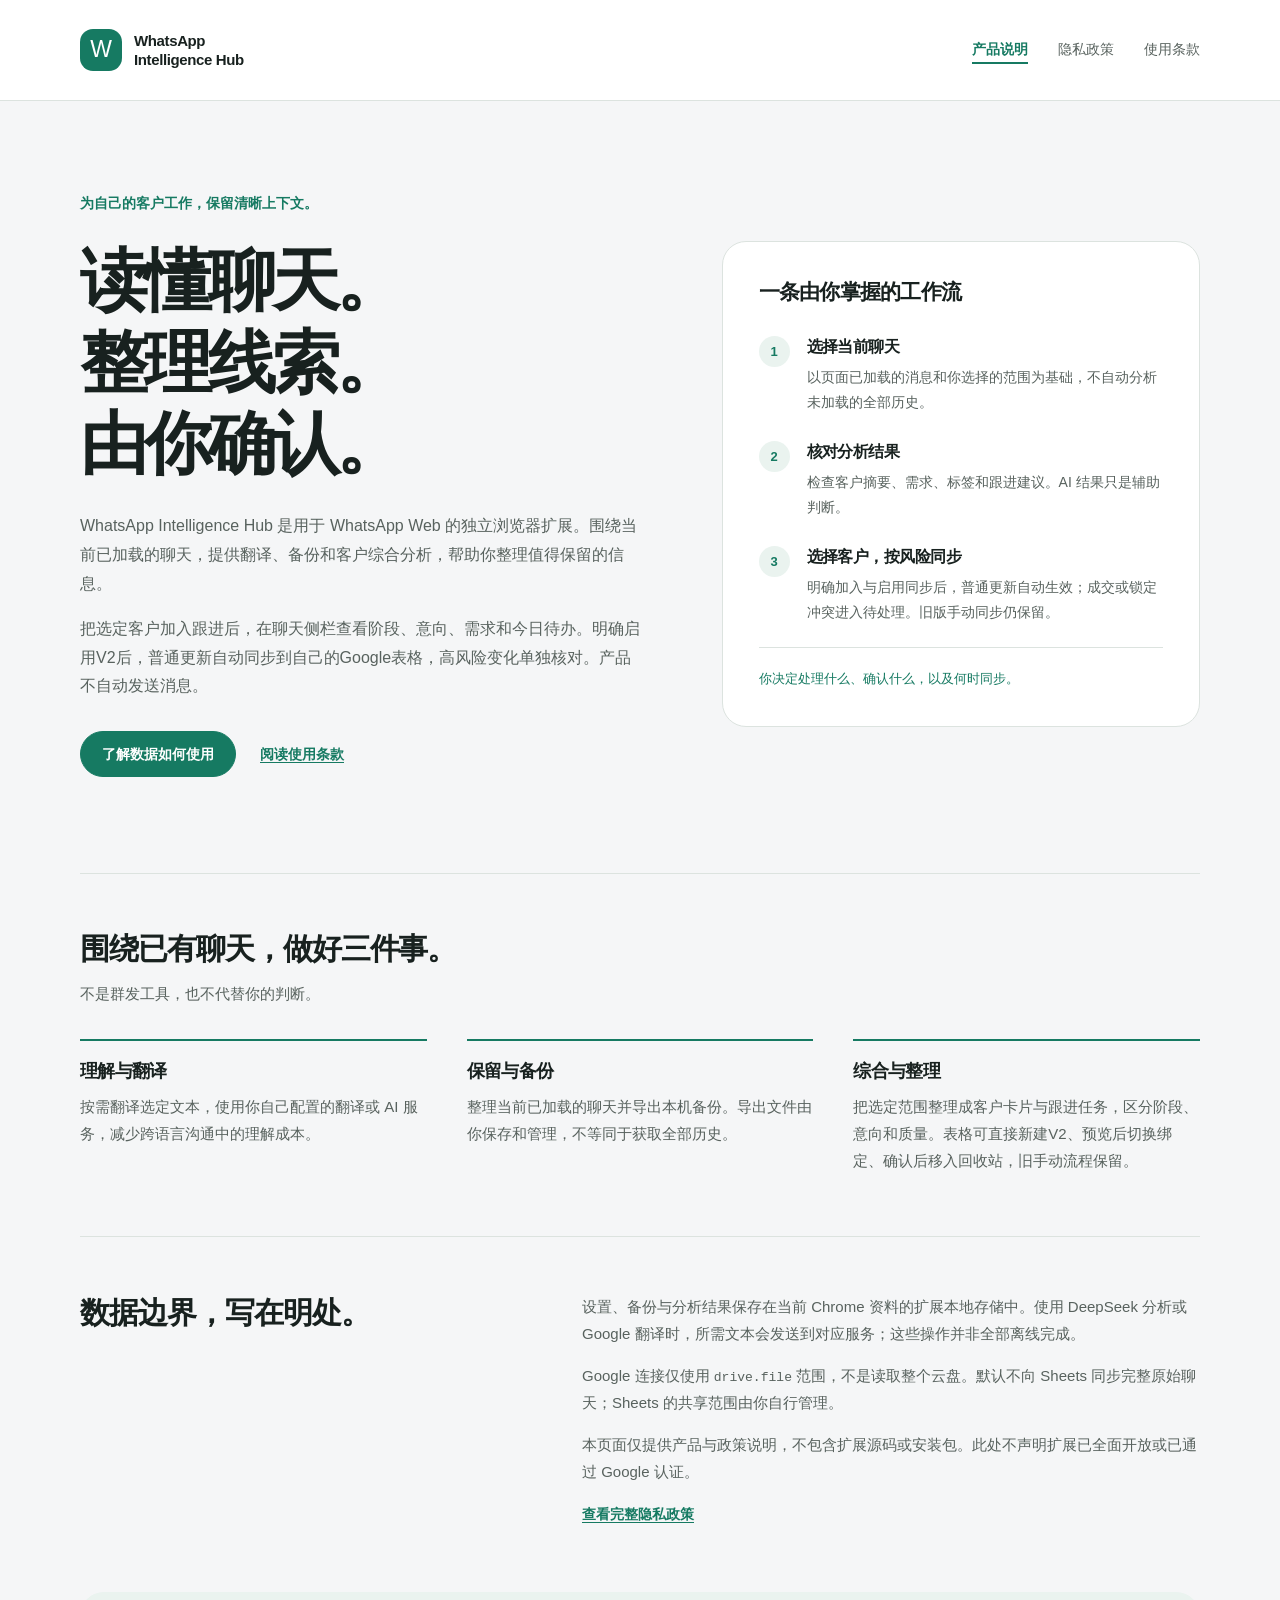
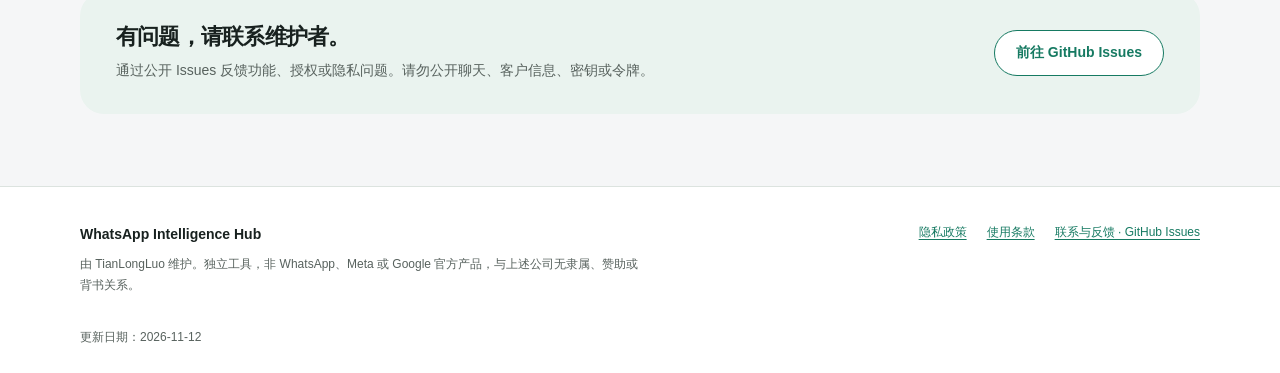
<file: index.html>
<!doctype html>
<html lang="zh-CN">
<head>
  <meta name="google-site-verification" content="5QiadQdPQAH5DwLQ661Jyvq__LHjutMBQYq28od8A-g" />
  <meta charset="utf-8">
  <meta name="viewport" content="width=device-width, initial-scale=1">
  <meta name="color-scheme" content="light dark">
  <meta http-equiv="Content-Security-Policy" content="default-src 'none'; style-src 'self'; base-uri 'none'; form-action 'none'">
  <title>产品说明 · WhatsApp Intelligence Hub</title>
  <meta name="description" content="WhatsApp Intelligence Hub：翻译与备份当前已加载的聊天，综合分析客户信息，客户自选加入，批量自动跟进与结构化同步到自己的 Google Sheets。">
  <link rel="stylesheet" href="style.css">
</head>
<body>
  <a class="skip-link" href="#main">跳到主要内容</a>
  <header class="site-header">
    <div class="header-inner">
      <a class="brand" href="index.html" aria-label="WhatsApp Intelligence Hub 产品说明首页"><span class="brand-mark" aria-hidden="true">W</span><span>WhatsApp<br>Intelligence Hub</span></a>
      <nav aria-label="主导航"><a href="index.html" aria-current="page">产品说明</a><a href="privacy.html">隐私政策</a><a href="terms.html">使用条款</a></nav>
    </div>
  </header>
  <main id="main" tabindex="-1">
    <section class="hero page-width" aria-labelledby="hero-title">
      <div class="hero-copy">
        <p class="intro-label">为自己的客户工作，保留清晰上下文。</p>
        <h1 id="hero-title">读懂聊天。<br>整理线索。<br>由你确认。</h1>
        <p class="hero-description">WhatsApp Intelligence Hub 是用于 WhatsApp Web 的独立浏览器扩展。围绕当前已加载的聊天，提供翻译、备份和客户综合分析，帮助你整理值得保留的信息。</p>
        <p class="hero-description">把选定客户加入跟进后，在聊天侧栏查看阶段、意向、需求和今日待办。明确启用V2后，普通更新自动同步到自己的Google表格，高风险变化单独核对。产品不自动发送消息。</p>
        <div class="hero-actions"><a class="button" href="privacy.html">了解数据如何使用</a><a class="text-link" href="terms.html">阅读使用条款</a></div>
      </div>
      <aside class="workflow" aria-labelledby="workflow-title">
        <h2 id="workflow-title">一条由你掌握的工作流</h2>
        <ol class="workflow-list">
          <li><span class="step-number" aria-hidden="true">1</span><div><h3>选择当前聊天</h3><p>以页面已加载的消息和你选择的范围为基础，不自动分析未加载的全部历史。</p></div></li>
          <li><span class="step-number" aria-hidden="true">2</span><div><h3>核对分析结果</h3><p>检查客户摘要、需求、标签和跟进建议。AI 结果只是辅助判断。</p></div></li>
          <li><span class="step-number" aria-hidden="true">3</span><div><h3>选择客户，按风险同步</h3><p>明确加入与启用同步后，普通更新自动生效；成交或锁定冲突进入待处理。旧版手动同步仍保留。</p></div></li>
        </ol>
        <p class="workflow-note">你决定处理什么、确认什么，以及何时同步。</p>
      </aside>
    </section>
    <section class="feature-section page-width" aria-labelledby="features-title">
      <div class="section-heading"><h2 id="features-title">围绕已有聊天，做好三件事。</h2><p>不是群发工具，也不代替你的判断。</p></div>
      <div class="features">
        <article><h3>理解与翻译</h3><p>按需翻译选定文本，使用你自己配置的翻译或 AI 服务，减少跨语言沟通中的理解成本。</p></article>
        <article><h3>保留与备份</h3><p>整理当前已加载的聊天并导出本机备份。导出文件由你保存和管理，不等同于获取全部历史。</p></article>
        <article><h3>综合与整理</h3><p>把选定范围整理成客户卡片与跟进任务，区分阶段、意向和质量。表格可直接新建V2、预览后切换绑定、确认后移入回收站，旧手动流程保留。</p></article>
      </div>
    </section>
    <section class="boundaries page-width" aria-labelledby="boundaries-title">
      <h2 id="boundaries-title">数据边界，写在明处。</h2>
      <div class="boundary-copy"><p>设置、备份与分析结果保存在当前 Chrome 资料的扩展本地存储中。使用 DeepSeek 分析或 Google 翻译时，所需文本会发送到对应服务；这些操作并非全部离线完成。</p><p>Google 连接仅使用 <code>drive.file</code> 范围，不是读取整个云盘。默认不向 Sheets 同步完整原始聊天；Sheets 的共享范围由你自行管理。</p><p>本页面仅提供产品与政策说明，不包含扩展源码或安装包。此处不声明扩展已全面开放或已通过 Google 认证。</p><a class="text-link" href="privacy.html">查看完整隐私政策</a></div>
    </section>
    <section class="contact-band page-width" aria-labelledby="contact-title"><div><h2 id="contact-title">有问题，请联系维护者。</h2><p>通过公开 Issues 反馈功能、授权或隐私问题。请勿公开聊天、客户信息、密钥或令牌。</p></div><a class="button button-secondary" href="https://github.com/TianLongLuo/whatsapp-intelligence-hub-site/issues">前往 GitHub Issues</a></section>

  </main>
  <footer class="site-footer">
    <div class="footer-inner">
      <div><p class="footer-brand">WhatsApp Intelligence Hub</p><p>由 TianLongLuo 维护。独立工具，非 WhatsApp、Meta 或 Google 官方产品，与上述公司无隶属、赞助或背书关系。</p></div>
      <div class="footer-links"><a href="privacy.html">隐私政策</a><a href="terms.html">使用条款</a><a href="https://github.com/TianLongLuo/whatsapp-intelligence-hub-site/issues">联系与反馈 · GitHub Issues</a></div>
    </div>
    <p class="footer-date">更新日期：<time datetime="2026-11-12">2026-11-12</time></p>
  </footer>
</body>
</html>
</file>
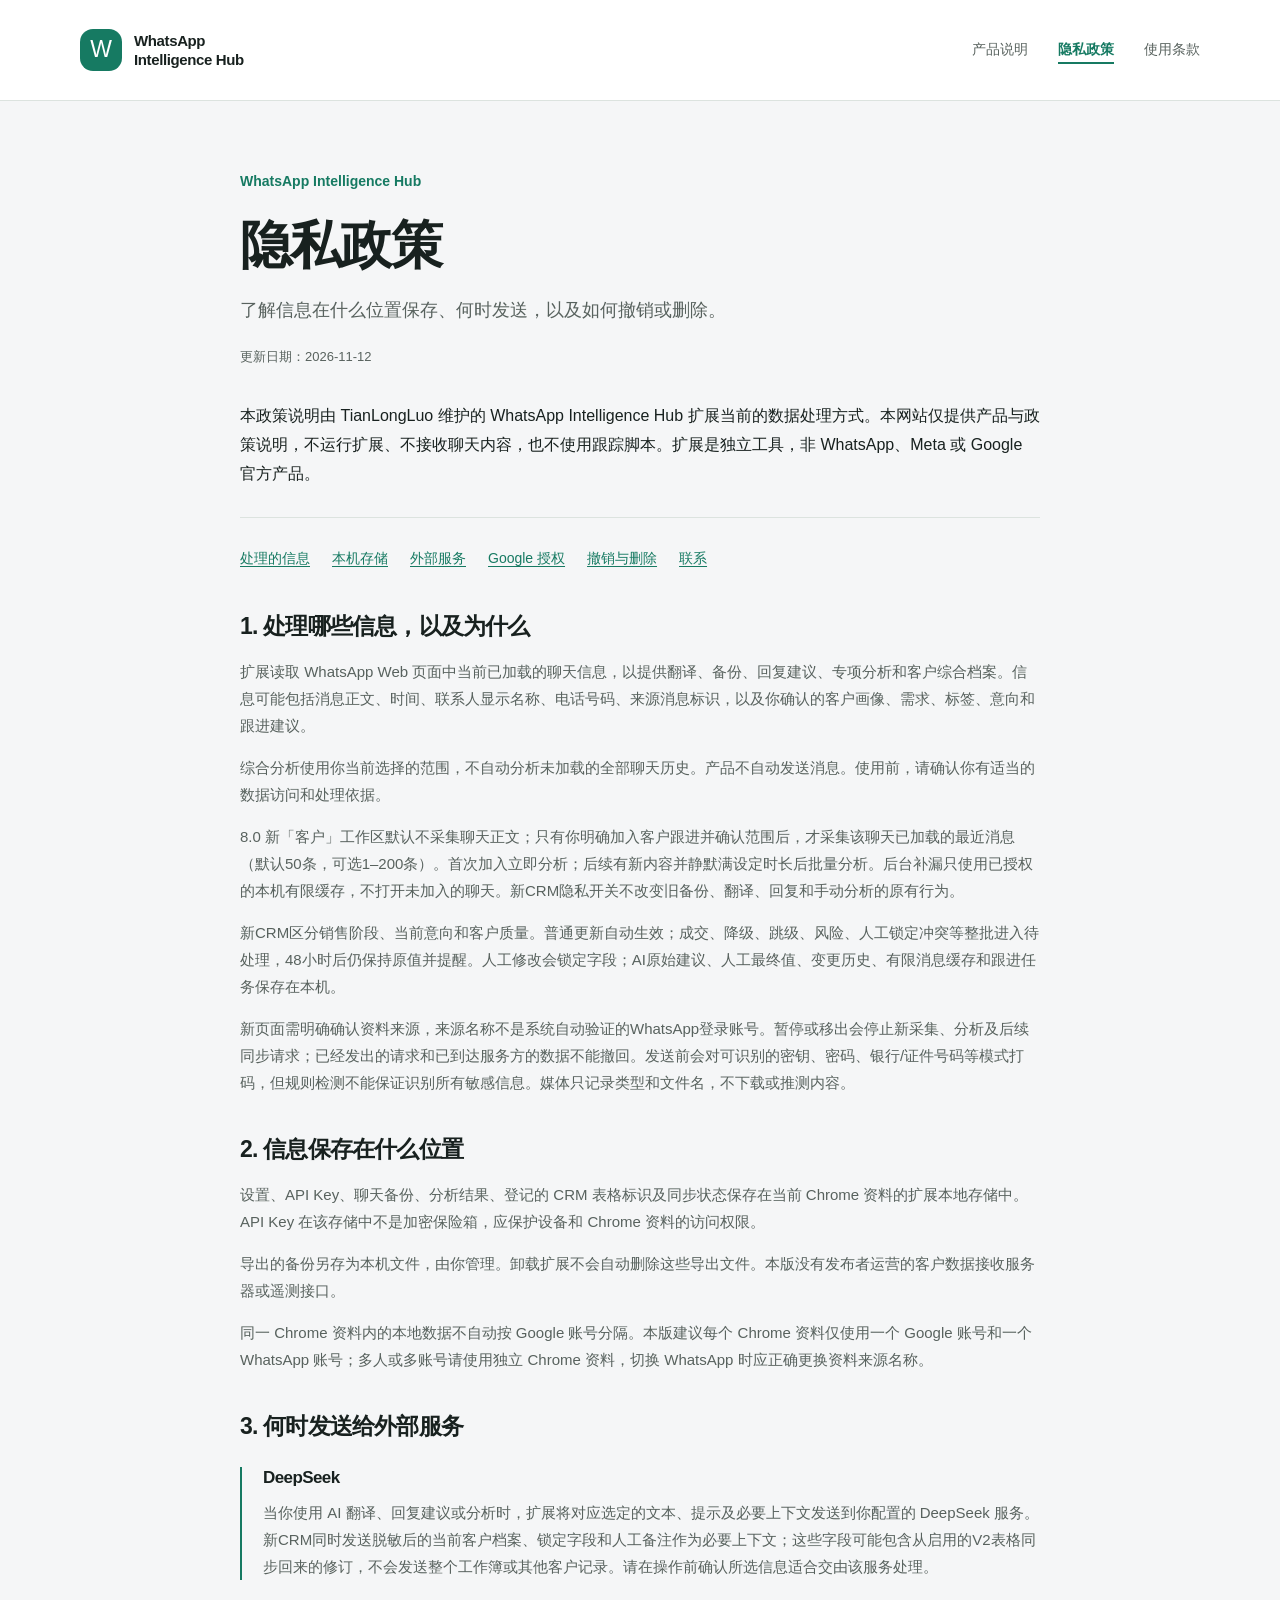
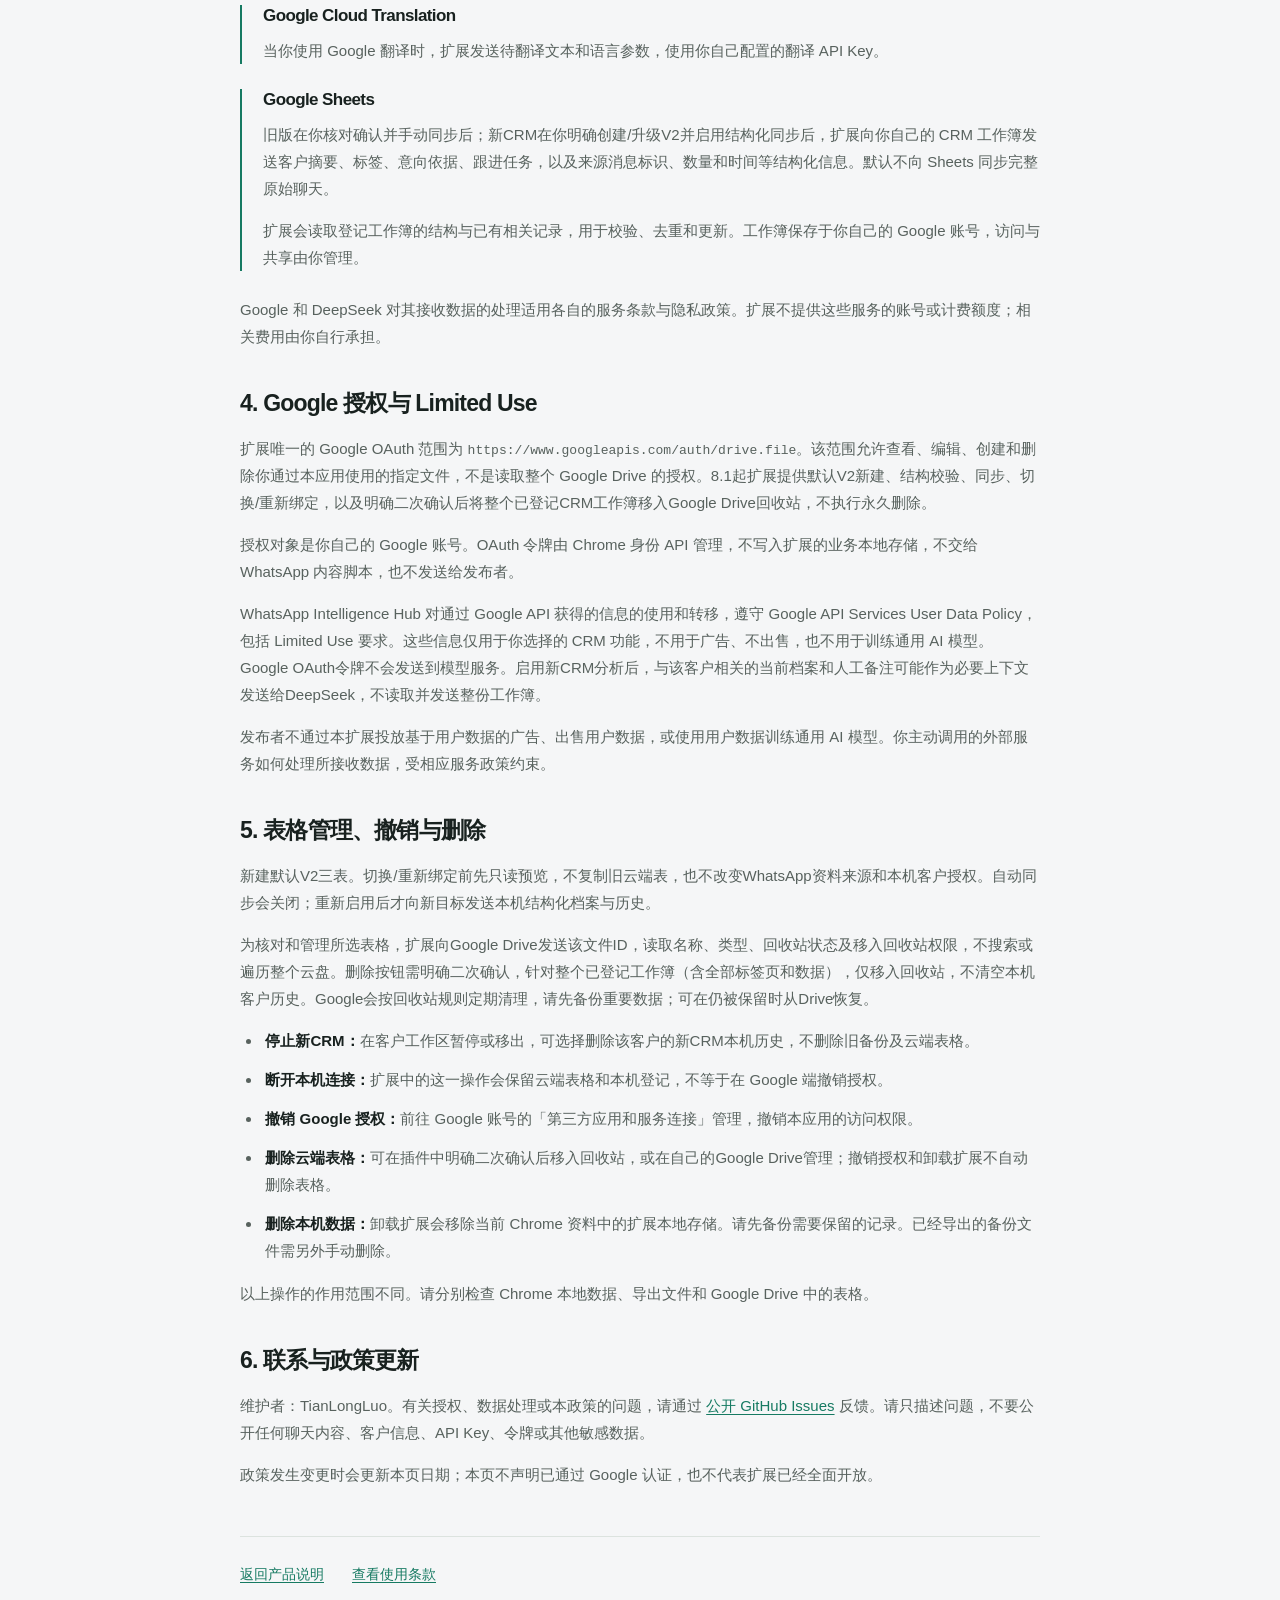
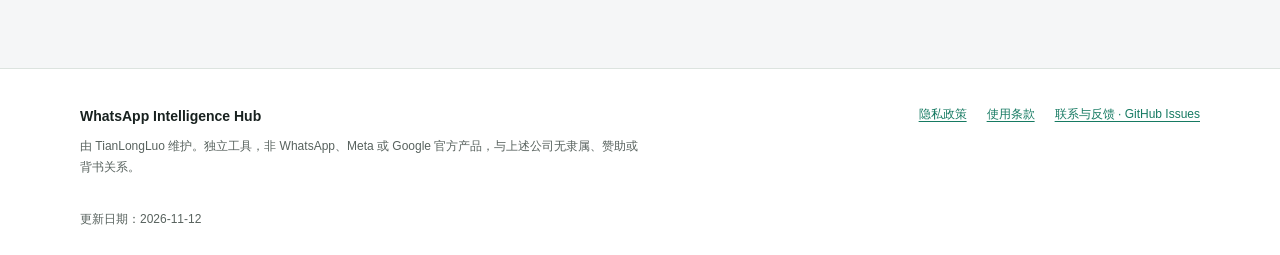
<file: privacy.html>
<!doctype html>
<html lang="zh-CN">
<head>
  <meta charset="utf-8">
  <meta name="viewport" content="width=device-width, initial-scale=1">
  <meta name="color-scheme" content="light dark">
  <meta http-equiv="Content-Security-Policy" content="default-src 'none'; style-src 'self'; base-uri 'none'; form-action 'none'">
  <title>隐私政策 · WhatsApp Intelligence Hub</title>
  <meta name="description" content="WhatsApp Intelligence Hub 的数据访问、本机存储、外部服务、Google drive.file 授权、Limited Use、撤销与删除说明。">
  <link rel="stylesheet" href="style.css">
</head>
<body>
  <a class="skip-link" href="#main">跳到主要内容</a>
  <header class="site-header">
    <div class="header-inner">
      <a class="brand" href="index.html" aria-label="WhatsApp Intelligence Hub 产品说明首页"><span class="brand-mark" aria-hidden="true">W</span><span>WhatsApp<br>Intelligence Hub</span></a>
      <nav aria-label="主导航"><a href="index.html">产品说明</a><a href="privacy.html" aria-current="page">隐私政策</a><a href="terms.html">使用条款</a></nav>
    </div>
  </header>
  <main id="main" tabindex="-1">
    <article class="policy page-width" aria-labelledby="policy-title">
      <header class="policy-header"><p class="intro-label">WhatsApp Intelligence Hub</p><h1 id="policy-title">隐私政策</h1><p class="policy-lead">了解信息在什么位置保存、何时发送，以及如何撤销或删除。</p><p class="updated">更新日期：<time datetime="2026-11-12">2026-11-12</time></p></header>
      <p class="policy-intro">本政策说明由 TianLongLuo 维护的 WhatsApp Intelligence Hub 扩展当前的数据处理方式。本网站仅提供产品与政策说明，不运行扩展、不接收聊天内容，也不使用跟踪脚本。扩展是独立工具，非 WhatsApp、Meta 或 Google 官方产品。</p>
      <nav class="policy-toc" aria-label="隐私政策目录"><a href="#data">处理的信息</a><a href="#local">本机存储</a><a href="#services">外部服务</a><a href="#google">Google 授权</a><a href="#delete">撤销与删除</a><a href="#contact">联系</a></nav>
      <section id="data"><h2>1. 处理哪些信息，以及为什么</h2><p>扩展读取 WhatsApp Web 页面中当前已加载的聊天信息，以提供翻译、备份、回复建议、专项分析和客户综合档案。信息可能包括消息正文、时间、联系人显示名称、电话号码、来源消息标识，以及你确认的客户画像、需求、标签、意向和跟进建议。</p><p>综合分析使用你当前选择的范围，不自动分析未加载的全部聊天历史。产品不自动发送消息。使用前，请确认你有适当的数据访问和处理依据。</p><p>8.0 新「客户」工作区默认不采集聊天正文；只有你明确加入客户跟进并确认范围后，才采集该聊天已加载的最近消息（默认50条，可选1–200条）。首次加入立即分析；后续有新内容并静默满设定时长后批量分析。后台补漏只使用已授权的本机有限缓存，不打开未加入的聊天。新CRM隐私开关不改变旧备份、翻译、回复和手动分析的原有行为。</p><p>新CRM区分销售阶段、当前意向和客户质量。普通更新自动生效；成交、降级、跳级、风险、人工锁定冲突等整批进入待处理，48小时后仍保持原值并提醒。人工修改会锁定字段；AI原始建议、人工最终值、变更历史、有限消息缓存和跟进任务保存在本机。</p><p>新页面需明确确认资料来源，来源名称不是系统自动验证的WhatsApp登录账号。暂停或移出会停止新采集、分析及后续同步请求；已经发出的请求和已到达服务方的数据不能撤回。发送前会对可识别的密钥、密码、银行/证件号码等模式打码，但规则检测不能保证识别所有敏感信息。媒体只记录类型和文件名，不下载或推测内容。</p></section>
      <section id="local"><h2>2. 信息保存在什么位置</h2><p>设置、API Key、聊天备份、分析结果、登记的 CRM 表格标识及同步状态保存在当前 Chrome 资料的扩展本地存储中。API Key 在该存储中不是加密保险箱，应保护设备和 Chrome 资料的访问权限。</p><p>导出的备份另存为本机文件，由你管理。卸载扩展不会自动删除这些导出文件。本版没有发布者运营的客户数据接收服务器或遥测接口。</p><p>同一 Chrome 资料内的本地数据不自动按 Google 账号分隔。本版建议每个 Chrome 资料仅使用一个 Google 账号和一个 WhatsApp 账号；多人或多账号请使用独立 Chrome 资料，切换 WhatsApp 时应正确更换资料来源名称。</p></section>
      <section id="services"><h2>3. 何时发送给外部服务</h2>
        <div class="service-block"><h3>DeepSeek</h3><p>当你使用 AI 翻译、回复建议或分析时，扩展将对应选定的文本、提示及必要上下文发送到你配置的 DeepSeek 服务。新CRM同时发送脱敏后的当前客户档案、锁定字段和人工备注作为必要上下文；这些字段可能包含从启用的V2表格同步回来的修订，不会发送整个工作簿或其他客户记录。请在操作前确认所选信息适合交由该服务处理。</p></div>
        <div class="service-block"><h3>Google Cloud Translation</h3><p>当你使用 Google 翻译时，扩展发送待翻译文本和语言参数，使用你自己配置的翻译 API Key。</p></div>
        <div class="service-block"><h3>Google Sheets</h3><p>旧版在你核对确认并手动同步后；新CRM在你明确创建/升级V2并启用结构化同步后，扩展向你自己的 CRM 工作簿发送客户摘要、标签、意向依据、跟进任务，以及来源消息标识、数量和时间等结构化信息。默认不向 Sheets 同步完整原始聊天。</p><p>扩展会读取登记工作簿的结构与已有相关记录，用于校验、去重和更新。工作簿保存于你自己的 Google 账号，访问与共享由你管理。</p></div>
        <p>Google 和 DeepSeek 对其接收数据的处理适用各自的服务条款与隐私政策。扩展不提供这些服务的账号或计费额度；相关费用由你自行承担。</p>
      </section>
      <section id="google"><h2>4. Google 授权与 Limited Use</h2><p>扩展唯一的 Google OAuth 范围为 <code>https://www.googleapis.com/auth/drive.file</code>。该范围允许查看、编辑、创建和删除你通过本应用使用的指定文件，不是读取整个 Google Drive 的授权。8.1起扩展提供默认V2新建、结构校验、同步、切换/重新绑定，以及明确二次确认后将整个已登记CRM工作簿移入Google Drive回收站，不执行永久删除。</p><p>授权对象是你自己的 Google 账号。OAuth 令牌由 Chrome 身份 API 管理，不写入扩展的业务本地存储，不交给 WhatsApp 内容脚本，也不发送给发布者。</p><p>WhatsApp Intelligence Hub 对通过 Google API 获得的信息的使用和转移，遵守 Google API Services User Data Policy，包括 Limited Use 要求。这些信息仅用于你选择的 CRM 功能，不用于广告、不出售，也不用于训练通用 AI 模型。Google OAuth令牌不会发送到模型服务。启用新CRM分析后，与该客户相关的当前档案和人工备注可能作为必要上下文发送给DeepSeek，不读取并发送整份工作簿。</p><p>发布者不通过本扩展投放基于用户数据的广告、出售用户数据，或使用用户数据训练通用 AI 模型。你主动调用的外部服务如何处理所接收数据，受相应服务政策约束。</p></section>
      <section id="delete"><h2>5. 表格管理、撤销与删除</h2><p>新建默认V2三表。切换/重新绑定前先只读预览，不复制旧云端表，也不改变WhatsApp资料来源和本机客户授权。自动同步会关闭；重新启用后才向新目标发送本机结构化档案与历史。</p><p>为核对和管理所选表格，扩展向Google Drive发送该文件ID，读取名称、类型、回收站状态及移入回收站权限，不搜索或遍历整个云盘。删除按钮需明确二次确认，针对整个已登记工作簿（含全部标签页和数据），仅移入回收站，不清空本机客户历史。Google会按回收站规则定期清理，请先备份重要数据；可在仍被保留时从Drive恢复。</p><ul><li><strong>停止新CRM：</strong>在客户工作区暂停或移出，可选择删除该客户的新CRM本机历史，不删除旧备份及云端表格。</li><li><strong>断开本机连接：</strong>扩展中的这一操作会保留云端表格和本机登记，不等于在 Google 端撤销授权。</li><li><strong>撤销 Google 授权：</strong>前往 Google 账号的「第三方应用和服务连接」管理，撤销本应用的访问权限。</li><li><strong>删除云端表格：</strong>可在插件中明确二次确认后移入回收站，或在自己的Google Drive管理；撤销授权和卸载扩展不自动删除表格。</li><li><strong>删除本机数据：</strong>卸载扩展会移除当前 Chrome 资料中的扩展本地存储。请先备份需要保留的记录。已经导出的备份文件需另外手动删除。</li></ul><p>以上操作的作用范围不同。请分别检查 Chrome 本地数据、导出文件和 Google Drive 中的表格。</p></section>
      <section id="contact"><h2>6. 联系与政策更新</h2><p>维护者：TianLongLuo。有关授权、数据处理或本政策的问题，请通过 <a href="https://github.com/TianLongLuo/whatsapp-intelligence-hub-site/issues">公开 GitHub Issues</a> 反馈。请只描述问题，不要公开任何聊天内容、客户信息、API Key、令牌或其他敏感数据。</p><p>政策发生变更时会更新本页日期；本页不声明已通过 Google 认证，也不代表扩展已经全面开放。</p></section>
      <div class="policy-end"><a href="index.html">返回产品说明</a><a href="terms.html">查看使用条款</a></div>
    </article>

  </main>
  <footer class="site-footer">
    <div class="footer-inner">
      <div><p class="footer-brand">WhatsApp Intelligence Hub</p><p>由 TianLongLuo 维护。独立工具，非 WhatsApp、Meta 或 Google 官方产品，与上述公司无隶属、赞助或背书关系。</p></div>
      <div class="footer-links"><a href="privacy.html">隐私政策</a><a href="terms.html">使用条款</a><a href="https://github.com/TianLongLuo/whatsapp-intelligence-hub-site/issues">联系与反馈 · GitHub Issues</a></div>
    </div>
    <p class="footer-date">更新日期：<time datetime="2026-11-12">2026-11-12</time></p>
  </footer>
</body>
</html>
</file>
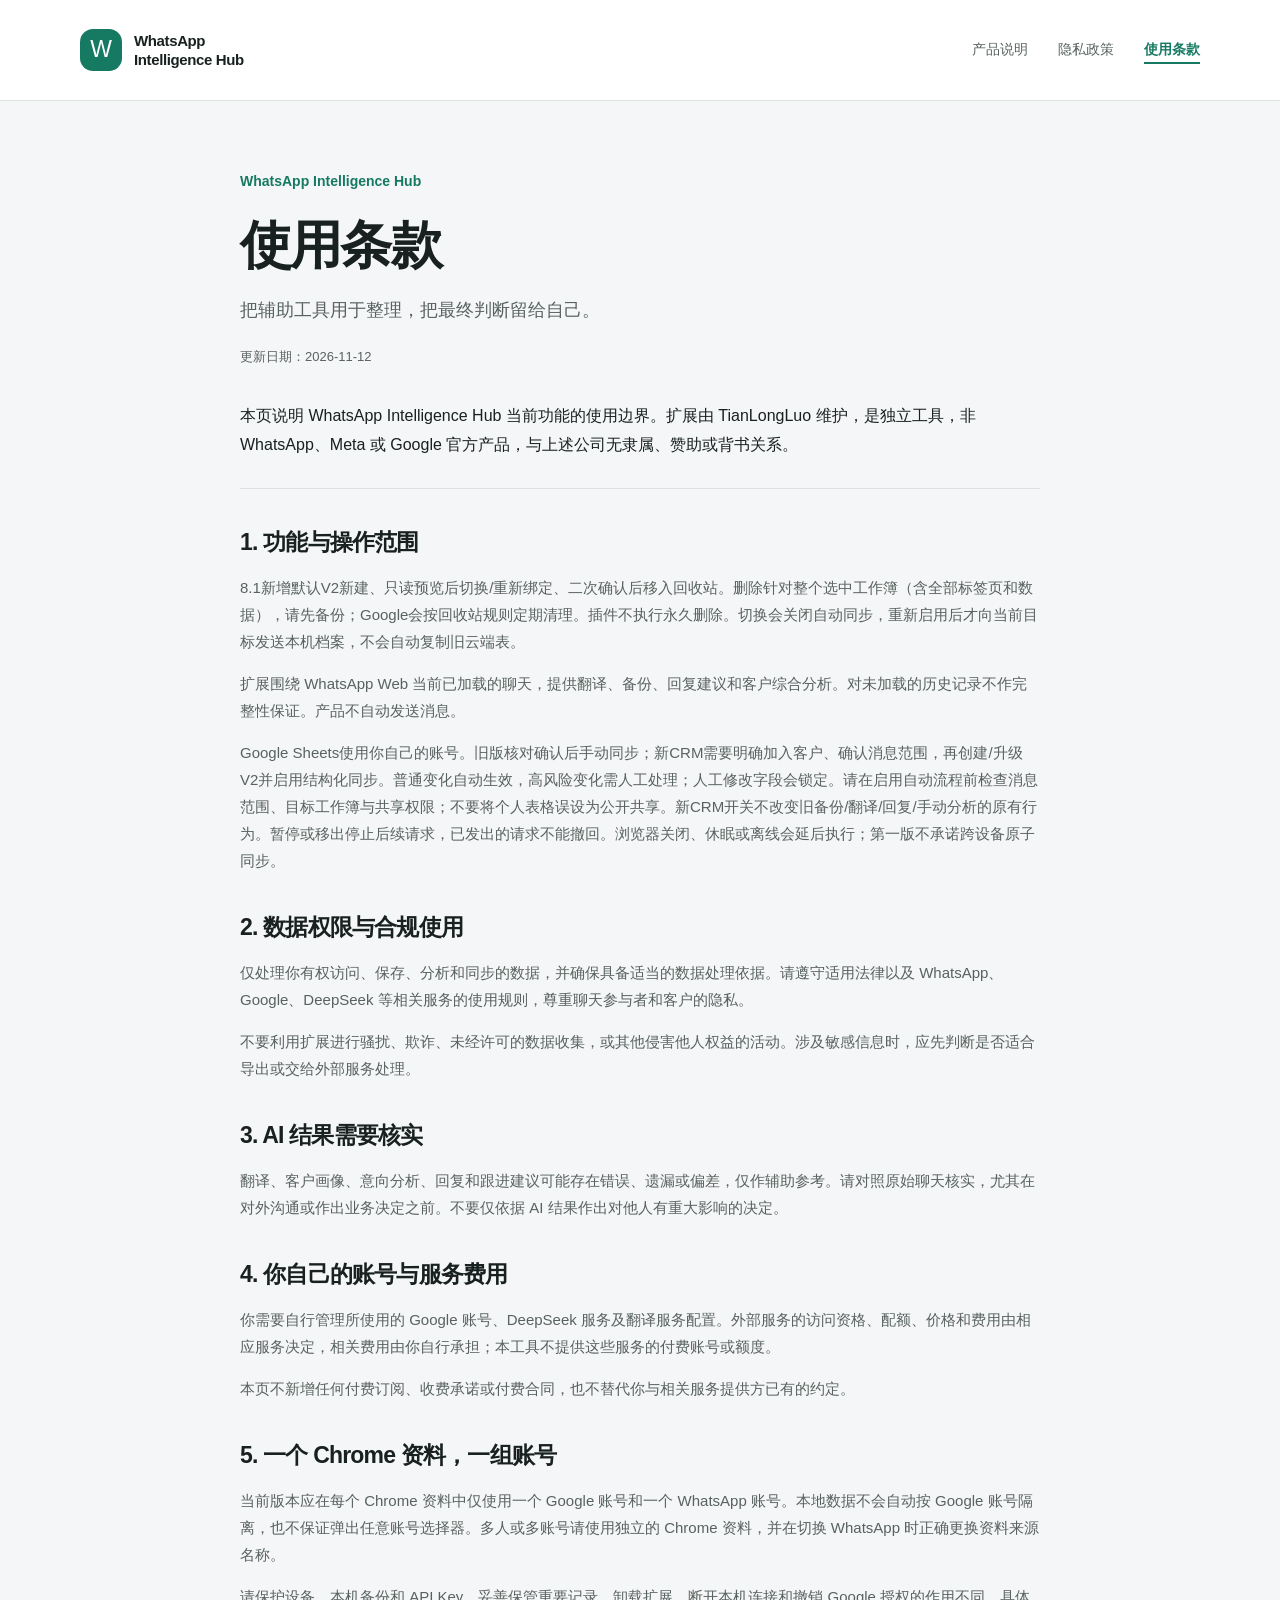
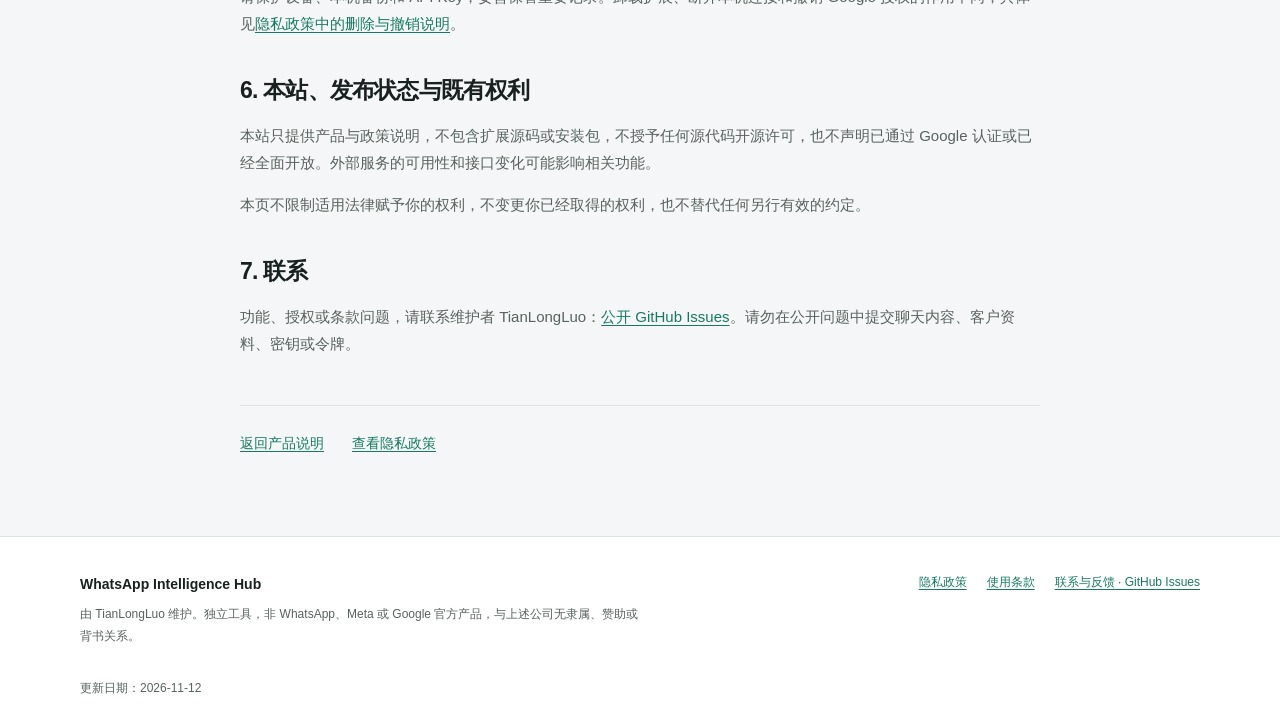
<file: terms.html>
<!doctype html>
<html lang="zh-CN">
<head>
  <meta charset="utf-8">
  <meta name="viewport" content="width=device-width, initial-scale=1">
  <meta name="color-scheme" content="light dark">
  <meta http-equiv="Content-Security-Policy" content="default-src 'none'; style-src 'self'; base-uri 'none'; form-action 'none'">
  <title>使用条款 · WhatsApp Intelligence Hub</title>
  <meta name="description" content="WhatsApp Intelligence Hub 的使用规则、数据处理权限、AI 结果核实、外部服务费用与账号边界。">
  <link rel="stylesheet" href="style.css">
</head>
<body>
  <a class="skip-link" href="#main">跳到主要内容</a>
  <header class="site-header">
    <div class="header-inner">
      <a class="brand" href="index.html" aria-label="WhatsApp Intelligence Hub 产品说明首页"><span class="brand-mark" aria-hidden="true">W</span><span>WhatsApp<br>Intelligence Hub</span></a>
      <nav aria-label="主导航"><a href="index.html">产品说明</a><a href="privacy.html">隐私政策</a><a href="terms.html" aria-current="page">使用条款</a></nav>
    </div>
  </header>
  <main id="main" tabindex="-1">
    <article class="policy page-width" aria-labelledby="terms-title">
      <header class="policy-header"><p class="intro-label">WhatsApp Intelligence Hub</p><h1 id="terms-title">使用条款</h1><p class="policy-lead">把辅助工具用于整理，把最终判断留给自己。</p><p class="updated">更新日期：<time datetime="2026-11-12">2026-11-12</time></p></header>
      <p class="policy-intro">本页说明 WhatsApp Intelligence Hub 当前功能的使用边界。扩展由 TianLongLuo 维护，是独立工具，非 WhatsApp、Meta 或 Google 官方产品，与上述公司无隶属、赞助或背书关系。</p>
      <section><h2>1. 功能与操作范围</h2><p>8.1新增默认V2新建、只读预览后切换/重新绑定、二次确认后移入回收站。删除针对整个选中工作簿（含全部标签页和数据），请先备份；Google会按回收站规则定期清理。插件不执行永久删除。切换会关闭自动同步，重新启用后才向当前目标发送本机档案，不会自动复制旧云端表。</p><p>扩展围绕 WhatsApp Web 当前已加载的聊天，提供翻译、备份、回复建议和客户综合分析。对未加载的历史记录不作完整性保证。产品不自动发送消息。</p><p>Google Sheets使用你自己的账号。旧版核对确认后手动同步；新CRM需要明确加入客户、确认消息范围，再创建/升级V2并启用结构化同步。普通变化自动生效，高风险变化需人工处理；人工修改字段会锁定。请在启用自动流程前检查消息范围、目标工作簿与共享权限；不要将个人表格误设为公开共享。新CRM开关不改变旧备份/翻译/回复/手动分析的原有行为。暂停或移出停止后续请求，已发出的请求不能撤回。浏览器关闭、休眠或离线会延后执行；第一版不承诺跨设备原子同步。</p></section>
      <section><h2>2. 数据权限与合规使用</h2><p>仅处理你有权访问、保存、分析和同步的数据，并确保具备适当的数据处理依据。请遵守适用法律以及 WhatsApp、Google、DeepSeek 等相关服务的使用规则，尊重聊天参与者和客户的隐私。</p><p>不要利用扩展进行骚扰、欺诈、未经许可的数据收集，或其他侵害他人权益的活动。涉及敏感信息时，应先判断是否适合导出或交给外部服务处理。</p></section>
      <section><h2>3. AI 结果需要核实</h2><p>翻译、客户画像、意向分析、回复和跟进建议可能存在错误、遗漏或偏差，仅作辅助参考。请对照原始聊天核实，尤其在对外沟通或作出业务决定之前。不要仅依据 AI 结果作出对他人有重大影响的决定。</p></section>
      <section><h2>4. 你自己的账号与服务费用</h2><p>你需要自行管理所使用的 Google 账号、DeepSeek 服务及翻译服务配置。外部服务的访问资格、配额、价格和费用由相应服务决定，相关费用由你自行承担；本工具不提供这些服务的付费账号或额度。</p><p>本页不新增任何付费订阅、收费承诺或付费合同，也不替代你与相关服务提供方已有的约定。</p></section>
      <section><h2>5. 一个 Chrome 资料，一组账号</h2><p>当前版本应在每个 Chrome 资料中仅使用一个 Google 账号和一个 WhatsApp 账号。本地数据不会自动按 Google 账号隔离，也不保证弹出任意账号选择器。多人或多账号请使用独立的 Chrome 资料，并在切换 WhatsApp 时正确更换资料来源名称。</p><p>请保护设备、本机备份和 API Key，妥善保管重要记录。卸载扩展、断开本机连接和撤销 Google 授权的作用不同，具体见<a href="privacy.html#delete">隐私政策中的删除与撤销说明</a>。</p></section>
      <section><h2>6. 本站、发布状态与既有权利</h2><p>本站只提供产品与政策说明，不包含扩展源码或安装包，不授予任何源代码开源许可，也不声明已通过 Google 认证或已经全面开放。外部服务的可用性和接口变化可能影响相关功能。</p><p>本页不限制适用法律赋予你的权利，不变更你已经取得的权利，也不替代任何另行有效的约定。</p></section>
      <section><h2>7. 联系</h2><p>功能、授权或条款问题，请联系维护者 TianLongLuo：<a href="https://github.com/TianLongLuo/whatsapp-intelligence-hub-site/issues">公开 GitHub Issues</a>。请勿在公开问题中提交聊天内容、客户资料、密钥或令牌。</p></section>
      <div class="policy-end"><a href="index.html">返回产品说明</a><a href="privacy.html">查看隐私政策</a></div>
    </article>

  </main>
  <footer class="site-footer">
    <div class="footer-inner">
      <div><p class="footer-brand">WhatsApp Intelligence Hub</p><p>由 TianLongLuo 维护。独立工具，非 WhatsApp、Meta 或 Google 官方产品，与上述公司无隶属、赞助或背书关系。</p></div>
      <div class="footer-links"><a href="privacy.html">隐私政策</a><a href="terms.html">使用条款</a><a href="https://github.com/TianLongLuo/whatsapp-intelligence-hub-site/issues">联系与反馈 · GitHub Issues</a></div>
    </div>
    <p class="footer-date">更新日期：<time datetime="2026-11-12">2026-11-12</time></p>
  </footer>
</body>
</html>
</file>
<file: style.css>
/* Static policy site. System fonts, no external resources or animation. */
:root {
  color-scheme: light dark;
  --page: #f5f6f7;
  --surface: #ffffff;
  --text: #18211f;
  --muted: #58625e;
  --green: #167a62;
  --green-hover: #10634f;
  --tint: #eaf3ef;
  --line: #dce3df;
  --focus: #116d57;
  --radius: 24px;
  font-family: -apple-system, BlinkMacSystemFont, "Segoe UI", "PingFang SC", "Hiragino Sans GB", "Microsoft YaHei", sans-serif;
  font-size: 16px;
  -webkit-text-size-adjust: 100%;
  text-size-adjust: 100%;
}
* { box-sizing: border-box; }
body { margin: 0; background: var(--page); color: var(--text); line-height: 1.8; }
a { color: var(--green); text-underline-offset: 0.22em; text-decoration-thickness: 1px; }
a:hover { text-decoration-thickness: 2px; }
a:focus-visible, main:focus-visible { outline: 3px solid var(--focus); outline-offset: 5px; border-radius: 4px; }
p, ul, ol { margin: 0 0 1em; }
h1, h2, h3 { margin: 0; line-height: 1.35; letter-spacing: -0.035em; }
code { font-family: ui-monospace, SFMono-Regular, Consolas, monospace; font-size: 0.87em; overflow-wrap: anywhere; }
.page-width { width: min(1120px, calc(100% - 80px)); margin-inline: auto; }
.skip-link { position: absolute; z-index: 10; top: 12px; left: 12px; transform: translateY(-180%); background: var(--surface); padding: 10px 18px; border: 1px solid var(--line); }
.skip-link:focus { transform: none; }
.site-header { background: var(--surface); border-bottom: 1px solid var(--line); }
.header-inner { width: min(1120px, calc(100% - 80px)); min-height: 100px; margin-inline: auto; display: flex; align-items: center; justify-content: space-between; gap: 32px; }
.brand { display: inline-flex; align-items: center; gap: 12px; color: var(--text); font-size: 15px; line-height: 1.3; font-weight: 650; text-decoration: none; letter-spacing: -0.025em; }
.brand-mark { width: 42px; height: 42px; display: grid; place-items: center; background: var(--green); color: white; border-radius: 13px; font-size: 23px; font-weight: 500; }
.site-header nav { display: flex; align-items: center; gap: 30px; font-size: 14px; }
.site-header nav a { color: var(--muted); text-decoration: none; padding: 7px 0; }
.site-header nav a[aria-current="page"] { color: var(--green); font-weight: 650; text-decoration: underline; text-decoration-thickness: 2px; text-underline-offset: 0.55em; }
.site-header nav a:hover { color: var(--green); }
.hero { display: grid; grid-template-columns: 1.08fr 0.92fr; gap: 80px; align-items: center; padding-block: 90px 96px; }
.intro-label { margin-bottom: 24px; color: var(--green); font-size: 14px; font-weight: 600; }
.hero h1 { font-size: clamp(45px, 5.3vw, 68px); font-weight: 700; line-height: 1.2; margin-bottom: 28px; letter-spacing: -0.06em; }
.hero-description { max-width: 39em; color: var(--muted); font-size: 16px; margin-bottom: 16px; }
.hero-actions { margin-top: 30px; display: flex; flex-wrap: wrap; align-items: center; gap: 18px 24px; }
.button { display: inline-flex; justify-content: center; align-items: center; min-height: 46px; padding: 9px 21px; border: 1px solid var(--green); border-radius: 100px; background: var(--green); color: #fff; font-size: 14px; font-weight: 600; line-height: 1.5; text-decoration: none; }
.button:hover { background: var(--green-hover); border-color: var(--green-hover); text-decoration: none; }
.text-link { font-size: 14px; font-weight: 600; }
.workflow { padding: 36px; border: 1px solid var(--line); border-radius: var(--radius); background: var(--surface); }
.workflow h2 { font-size: 21px; margin-bottom: 30px; }
.workflow-list { padding: 0; margin: 0; list-style: none; }
.workflow-list li { display: grid; grid-template-columns: 32px minmax(0, 1fr); column-gap: 16px; padding-bottom: 26px; }
.workflow-list li:last-child { padding-bottom: 22px; }
.step-number { width: 31px; height: 31px; border-radius: 50%; display: grid; place-items: center; font-size: 13px; line-height: 1; background: var(--tint); color: var(--green); font-weight: 650; }
.workflow h3 { font-size: 16px; margin-bottom: 7px; }
.workflow-list p { font-size: 14px; color: var(--muted); line-height: 1.8; margin: 0; }
.workflow-note { border-top: 1px solid var(--line); padding-top: 19px; margin: 0; font-size: 13px; color: var(--green); }
.feature-section { border-top: 1px solid var(--line); padding-block: 55px 62px; }
.section-heading h2, .boundaries h2, .contact-band h2 { font-size: clamp(23px, 2.6vw, 30px); }
.section-heading > p { margin: 10px 0 32px; color: var(--muted); font-size: 15px; }
.features { display: grid; grid-template-columns: repeat(3, minmax(0, 1fr)); gap: 40px; }
.features article { border-top: 2px solid var(--green); padding-top: 18px; }
.features h3 { font-size: 18px; margin-bottom: 10px; }
.features p { font-size: 15px; color: var(--muted); margin: 0; }
.boundaries { display: grid; grid-template-columns: 0.8fr 1.2fr; gap: 90px; border-top: 1px solid var(--line); padding-block: 56px 64px; }
.boundary-copy { color: var(--muted); font-size: 15px; }
.contact-band { background: var(--tint); border-radius: var(--radius); padding: 30px 36px; margin-bottom: 72px; display: flex; align-items: center; justify-content: space-between; gap: 36px; }
.contact-band h2 { font-size: 22px; margin-bottom: 7px; }
.contact-band p { max-width: 42em; color: var(--muted); font-size: 14px; margin: 0; }
.contact-band .button { flex-shrink: 0; }
.button-secondary { background: var(--surface); color: var(--green); }
.button-secondary:hover { color: #fff; }
.site-footer { border-top: 1px solid var(--line); padding: 35px 0 25px; background: var(--surface); }
.footer-inner, .footer-date { width: min(1120px, calc(100% - 80px)); margin-inline: auto; }
.footer-inner { display: flex; justify-content: space-between; gap: 60px; }
.footer-brand { color: var(--text); font-size: 14px; font-weight: 650; margin-bottom: 7px; }
.footer-inner p:not(.footer-brand) { color: var(--muted); font-size: 12px; max-width: 47em; }
.footer-links { display: flex; flex-wrap: wrap; align-content: flex-start; justify-content: flex-end; gap: 8px 20px; font-size: 12px; }
.footer-date { margin-top: 18px; margin-bottom: 0; font-size: 12px; color: var(--muted); }
.policy { max-width: 800px; padding-block: 68px 80px; }
.policy-header { margin-bottom: 34px; }
.policy-header .intro-label { margin-bottom: 16px; }
.policy h1 { font-size: clamp(36px, 4.5vw, 52px); margin-bottom: 14px; }
.policy-lead { font-size: 18px; color: var(--muted); margin-bottom: 18px; }
.updated { font-size: 13px; color: var(--muted); margin: 0; }
.policy-intro { padding-bottom: 28px; border-bottom: 1px solid var(--line); }
.policy p, .policy li { overflow-wrap: anywhere; }
.policy-toc { display: flex; flex-wrap: wrap; gap: 9px 22px; margin: 28px 0 40px; font-size: 14px; }
.policy section { scroll-margin-top: 24px; margin-top: 38px; }
.policy section h2 { font-size: 23px; margin-bottom: 16px; }
.policy section h3 { font-size: 17px; margin-bottom: 9px; }
.policy section p, .policy section li { color: var(--muted); font-size: 15px; }
.policy ul { padding-left: 1.4em; }
.policy li { margin-bottom: 12px; padding-left: 3px; }
.policy strong { color: var(--text); font-weight: 600; }
.service-block { border-left: 2px solid var(--green); padding-left: 21px; margin-block: 25px; }
.service-block p:last-child { margin-bottom: 0; }
.policy-end { display: flex; flex-wrap: wrap; gap: 14px 28px; margin-top: 48px; border-top: 1px solid var(--line); padding-top: 25px; font-size: 14px; }
@media (max-width: 900px) {
  .hero { gap: 36px; padding-block: 64px; }
  .workflow { padding: 28px; }
  .features { gap: 25px; }
  .boundaries { gap: 40px; }
  .contact-band { align-items: flex-start; flex-direction: column; gap: 22px; }
  .footer-inner { flex-direction: column; gap: 12px; }
  .footer-links { justify-content: flex-start; }
}
@media (max-width: 680px) {
  .page-width, .header-inner, .footer-inner, .footer-date { width: calc(100% - 40px); }
  .header-inner { min-height: 0; padding-block: 21px 18px; flex-direction: column; align-items: flex-start; gap: 22px; }
  .site-header nav { gap: 25px; width: 100%; }
  .hero { grid-template-columns: minmax(0, 1fr); padding-block: 44px 48px; gap: 36px; }
  .hero h1 { font-size: 48px; }
  .intro-label { font-size: 13px; margin-bottom: 20px; }
  .hero-description { font-size: 15px; }
  .hero-actions { gap: 18px; }
  .workflow { padding: 25px 23px; border-radius: 20px; }
  .workflow h2 { font-size: 20px; }
  .features { grid-template-columns: minmax(0, 1fr); gap: 29px; }
  .feature-section { padding-block: 38px 44px; }
  .section-heading > p { margin-bottom: 27px; }
  .boundaries { grid-template-columns: minmax(0, 1fr); gap: 22px; padding-block: 38px 44px; }
  .contact-band { width: calc(100% - 40px); padding: 25px 23px; border-radius: 20px; margin-bottom: 44px; }
  .contact-band h2 { font-size: 20px; }
  .site-footer { padding-top: 28px; }
  .policy { padding-block: 42px 50px; }
  .policy-lead { font-size: 16px; }
  .policy section h2 { font-size: 21px; }
  .policy section p, .policy section li { font-size: 15px; }
  .policy-toc { gap: 9px 20px; }
}
@media (prefers-color-scheme: dark) {
  :root { --page: #111815; --surface: #19231e; --text: #edf3ef; --muted: #b1bfb6; --green: #6bd4b1; --green-hover: #8be0c2; --tint: #1b3328; --line: #34453a; --focus: #99e8ce; }
  .brand-mark, .button:not(.button-secondary) { background: #167a62; border-color: #167a62; color: #fff; }
  .button:not(.button-secondary):hover, .button-secondary:hover { background: #10634f; border-color: #10634f; color: #fff; }
}
@media (prefers-reduced-motion: reduce) {
  *, *::before, *::after { animation: none !important; transition: none !important; scroll-behavior: auto !important; }
}
</file>
